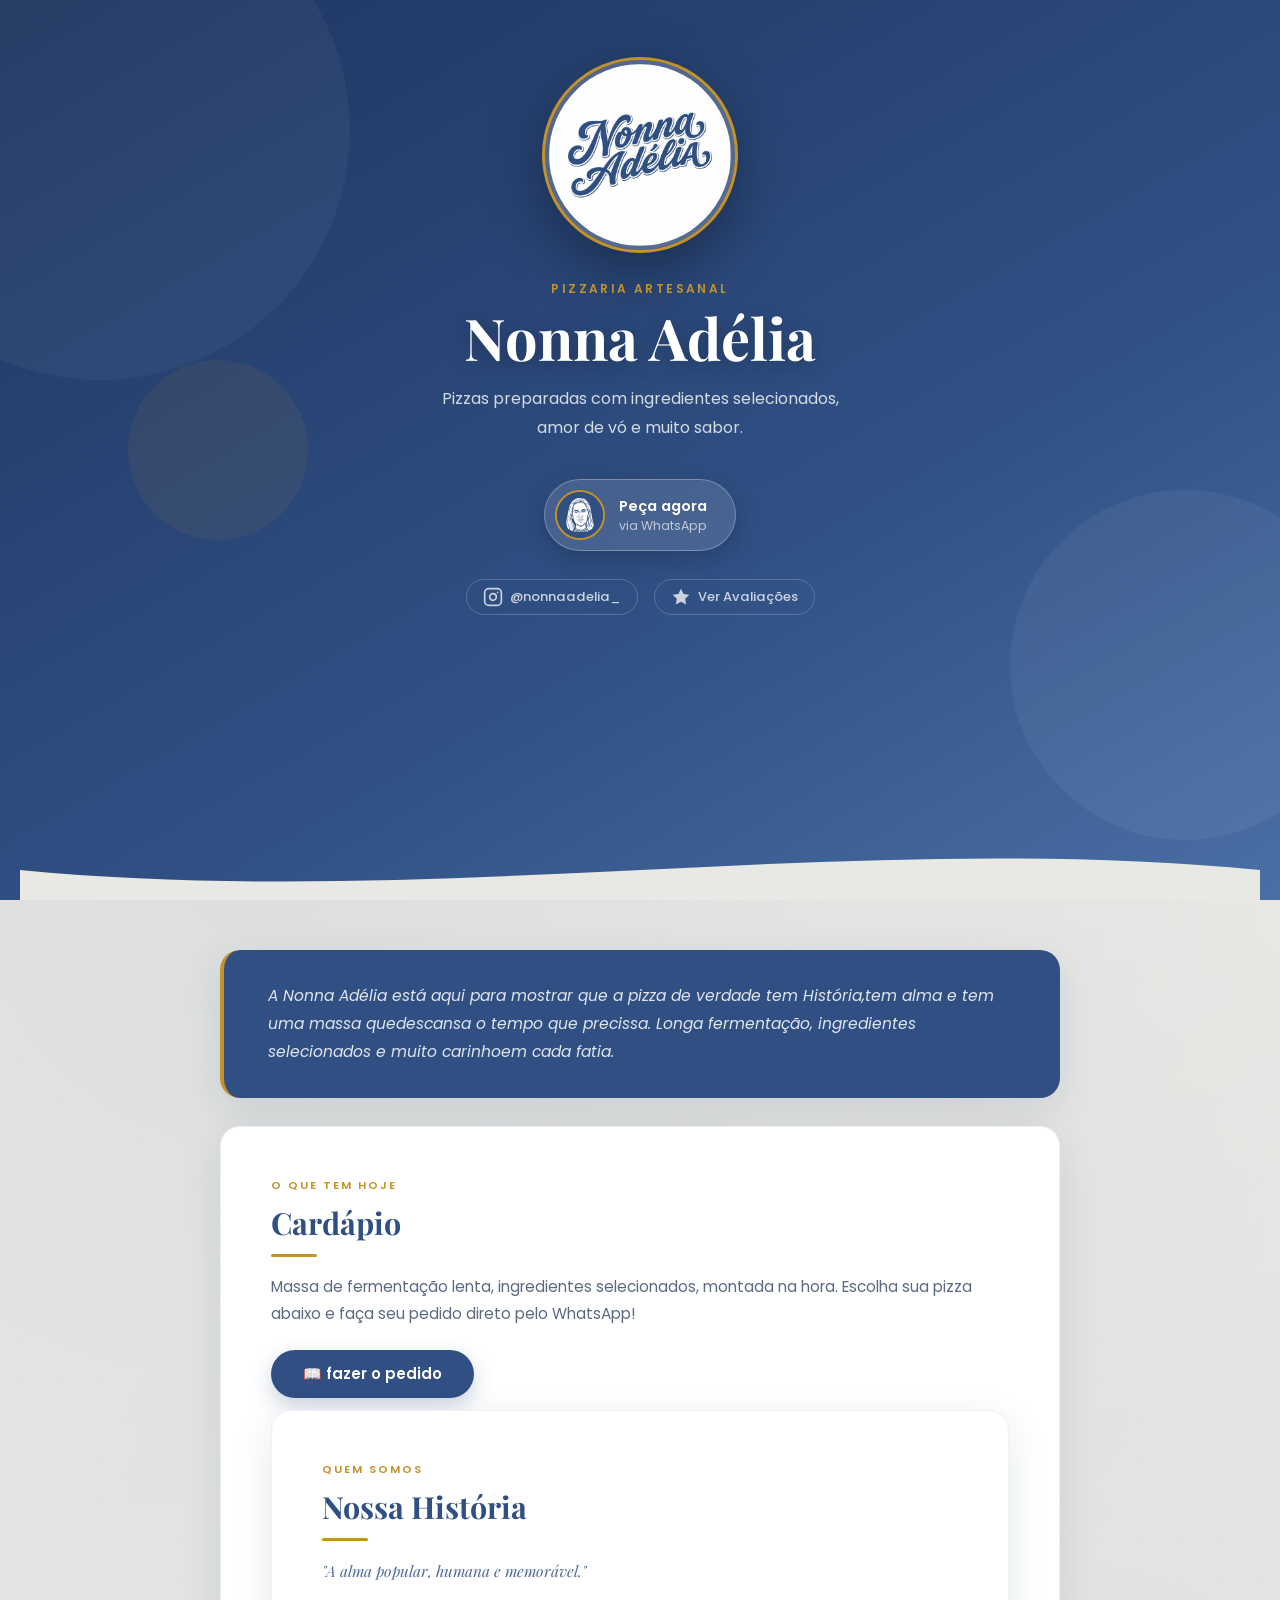
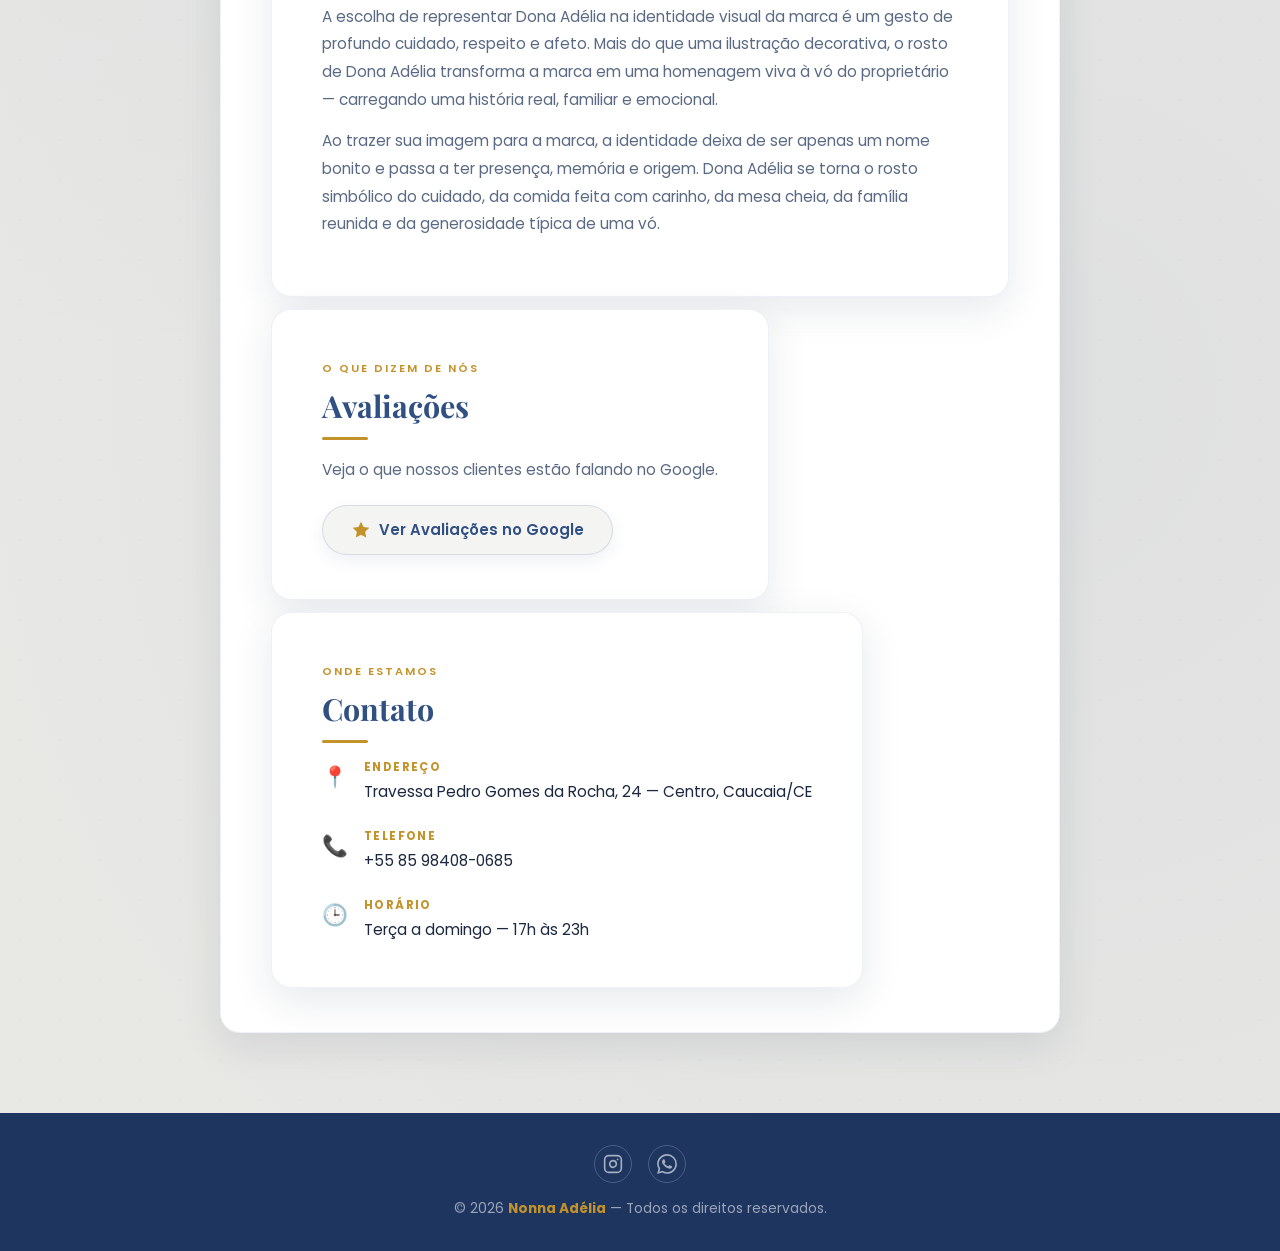
<file: index.html>
<!DOCTYPE html>
<html lang="pt-BR">

<head>
    <meta charset="UTF-8">
    <meta name="viewport" content="width=device-width, initial-scale=1.0">
    <title>Nonna Adélia</title>
    <meta name="description" content="As melhores pizzas artesanais da cidade.">

    <link rel="preconnect" href="https://fonts.googleapis.com">
    <link rel="preconnect" href="https://fonts.gstatic.com" crossorigin>
    <link href="https://fonts.googleapis.com/css2?family=Playfair+Display:ital,wght@0,700;1,400&family=Poppins:wght@300;400;500;600&display=swap" rel="stylesheet">

    <link rel="stylesheet" href="style.css">
</head>

<body>

    <!-- HERO -->
    <header class="hero">

        <!-- Círculos decorativos de fundo -->
        <div class="hero-bg-circle c1"></div>
        <div class="hero-bg-circle c2"></div>
        <div class="hero-bg-circle c3"></div>

        <div class="hero-content">

            <div class="logo-container">
                <img src="assets/logo.jpeg" alt="Logo Nonna Adélia" class="logo">
            </div>

            <p class="hero-eyebrow">Pizzaria Artesanal</p>
            <h1>Nonna Adélia</h1>
            <p class="subtitle">Pizzas preparadas com ingredientes selecionados,<br>amor de vó e muito sabor.</p>

            <div class="hero-actions">
                <a href="https://api.whatsapp.com/send/?phone=5585984080685&text&type=phone_number&app_absent=0" class="btn-whatsapp-round" target="_blank" aria-label="Falar pelo WhatsApp">
                    <img src="assets/nonna.jpeg" alt="Atendimento WhatsApp" class="wpp-thumb">
                    <span class="wpp-label">Peça agora<br><small>via WhatsApp</small></span>
                </a>
            </div>

            <!-- Links sociais no hero -->
            <div class="hero-social">
                <a href="https://www.instagram.com/nonnaadelia_?igsh=MWhzN2Z5dm91c2t2NA%3D%3D&utm_source=qr" target="_blank" class="social-link" aria-label="Instagram">
                    <svg xmlns="http://www.w3.org/2000/svg" width="20" height="20" viewBox="0 0 24 24" fill="none" stroke="currentColor" stroke-width="2" stroke-linecap="round" stroke-linejoin="round">
                        <rect x="2" y="2" width="20" height="20" rx="5" ry="5"/><path d="M16 11.37A4 4 0 1 1 12.63 8 4 4 0 0 1 16 11.37z"/><line x1="17.5" y1="6.5" x2="17.51" y2="6.5"/>
                    </svg> @nonnaadelia_
                </a>
                <a href="https://share.google/j3zHhznZemRpK42bm" target="_blank" class="social-link" aria-label="Avaliações Google">
                    <svg xmlns="http://www.w3.org/2000/svg" width="20" height="20" viewBox="0 0 24 24" fill="currentColor">
                        <path d="M12 2l3.09 6.26L22 9.27l-5 4.87 1.18 6.88L12 17.77l-6.18 3.25L7 14.14 2 9.27l6.91-1.01L12 2z"/>
                    </svg> Ver Avaliações
                </a>
            </div>

        </div>

        <div class="hero-divider">
            <svg viewBox="0 0 1440 70" xmlns="http://www.w3.org/2000/svg" preserveAspectRatio="none">
                <path d="M0,40 C480,80 960,0 1440,40 L1440,70 L0,70 Z" fill="#e8e8e5"/>
            </svg>
        </div>
    </header>

    <main class="container">

        <!-- TEXTO INTRO -->
        <section class="intro-text">
            <p>
                A Nonna Adélia está aqui para mostrar que a pizza de verdade tem História,tem alma e tem uma massa quedescansa o tempo que precissa. Longa fermentação, ingredientes selecionados e muito carinhoem cada fatia.
            </p>
        </section>

        <!-- CARDÁPIO + PEDIDO -->
        <section class="card section" id="cardapio">
            <span class="section-label">O que tem hoje</span>
            <h2>Cardápio</h2>
            <p>Massa de fermentação lenta, ingredientes selecionados, montada na hora. Escolha sua pizza abaixo e faça seu pedido direto pelo WhatsApp!</p>

            <div class="menu-actions">
                <a href="cardapio.html" target="_blank" class="btn-primary">
                    📖 fazer o pedido
                </a>
                <script src="script.js"></script>

                <!-- NOSSA HISTÓRIA -->
                <section class="card section history-card" id="historia">
                    <span class="section-label">Quem somos</span>
                    <h2>Nossa História</h2>
                    <p class="history-intro"><em>"A alma popular, humana e memorável."</em></p>
                    <p>A escolha de representar Dona Adélia na identidade visual da marca é um gesto de profundo cuidado, respeito e afeto. Mais do que uma ilustração decorativa, o rosto de Dona Adélia transforma a marca em uma homenagem viva à vó do proprietário
                        — carregando uma história real, familiar e emocional.</p>
                    <p>Ao trazer sua imagem para a marca, a identidade deixa de ser apenas um nome bonito e passa a ter presença, memória e origem. Dona Adélia se torna o rosto simbólico do cuidado, da comida feita com carinho, da mesa cheia, da família
                        reunida e da generosidade típica de uma vó.</p>
                </section>

                <!-- AVALIAÇÕES GOOGLE -->
                <section class="card section" id="avaliacoes">
                    <span class="section-label">O que dizem de nós</span>
                    <h2>Avaliações</h2>
                    <p>Veja o que nossos clientes estão falando no Google.</p>
                    <a href="https://share.google/j3zHhznZemRpK42bm" target="_blank" class="btn-google">
                        <svg xmlns="http://www.w3.org/2000/svg" width="20" height="20" viewBox="0 0 24 24" fill="currentColor">
                    <path d="M12 2l3.09 6.26L22 9.27l-5 4.87 1.18 6.88L12 17.77l-6.18 3.25L7 14.14 2 9.27l6.91-1.01L12 2z"/>
                </svg> Ver Avaliações no Google
                    </a>
                </section>

                <!-- CONTATO -->
                <section class="card section" id="contato">
                    <span class="section-label">Onde estamos</span>
                    <h2>Contato</h2>

                    <ul class="contact-info">
                        <li>
                            <span class="contact-icon">📍</span>
                            <div>
                                <strong>Endereço</strong>
                                <p>Travessa Pedro Gomes da Rocha, 24 — Centro, Caucaia/CE</p>
                            </div>
                        </li>
                        <li>
                            <span class="contact-icon">📞</span>
                            <div>
                                <strong>Telefone</strong>
                                <p>+55 85 98408-0685</p>
                            </div>
                        </li>
                        <li>
                            <span class="contact-icon">🕒</span>
                            <div>
                                <strong>Horário</strong>
                                <p>Terça a domingo — 17h às 23h</p>
                            </div>
                        </li>
                    </ul>
                </section>

    </main>

    <!-- RODAPÉ -->
    <footer>
        <div class="footer-social">
            <a href="https://www.instagram.com/nonnaadelia_?igsh=MWhzN2Z5dm91c2t2NA%3D%3D&utm_source=qr" target="_blank" aria-label="Instagram">
                <svg xmlns="http://www.w3.org/2000/svg" width="20" height="20" viewBox="0 0 24 24" fill="none" stroke="currentColor" stroke-width="2" stroke-linecap="round" stroke-linejoin="round">
                    <rect x="2" y="2" width="20" height="20" rx="5" ry="5"/><path d="M16 11.37A4 4 0 1 1 12.63 8 4 4 0 0 1 16 11.37z"/><line x1="17.5" y1="6.5" x2="17.51" y2="6.5"/>
                </svg>
            </a>
            <a href="https://api.whatsapp.com/send/?phone=5585984080685" target="_blank" aria-label="WhatsApp">
                <svg xmlns="http://www.w3.org/2000/svg" width="20" height="20" viewBox="0 0 24 24" fill="currentColor">
                    <path d="M17.472 14.382c-.297-.149-1.758-.867-2.03-.967-.273-.099-.471-.148-.67.15-.197.297-.767.966-.94 1.164-.173.199-.347.223-.644.075-.297-.15-1.255-.463-2.39-1.475-.883-.788-1.48-1.761-1.653-2.059-.173-.297-.018-.458.13-.606.134-.133.298-.347.446-.52.149-.174.198-.298.298-.497.099-.198.05-.371-.025-.52-.075-.149-.669-1.612-.916-2.207-.242-.579-.487-.5-.669-.51-.173-.008-.371-.01-.57-.01-.198 0-.52.074-.792.372-.272.297-1.04 1.016-1.04 2.479 0 1.462 1.065 2.875 1.213 3.074.149.198 2.096 3.2 5.077 4.487.709.306 1.262.489 1.694.625.712.227 1.36.195 1.871.118.571-.085 1.758-.719 2.006-1.413.248-.694.248-1.289.173-1.413-.074-.124-.272-.198-.57-.347m-5.421 7.403h-.004a9.87 9.87 0 01-5.031-1.378l-.361-.214-3.741.982.998-3.648-.235-.374a9.86 9.86 0 01-1.51-5.26c.001-5.45 4.436-9.884 9.888-9.884 2.64 0 5.122 1.03 6.988 2.898a9.825 9.825 0 012.893 6.994c-.003 5.45-4.437 9.884-9.885 9.884m8.413-18.297A11.815 11.815 0 0012.05 0C5.495 0 .16 5.335.157 11.892c0 2.096.547 4.142 1.588 5.945L.057 24l6.305-1.654a11.882 11.882 0 005.683 1.448h.005c6.554 0 11.89-5.335 11.893-11.893a11.821 11.821 0 00-3.48-8.413Z"/>
                </svg>
            </a>
        </div>
        <p>© 2026 <strong>Nonna Adélia</strong> — Todos os direitos reservados.</p>
    </footer>

</body>

</html>
</file>
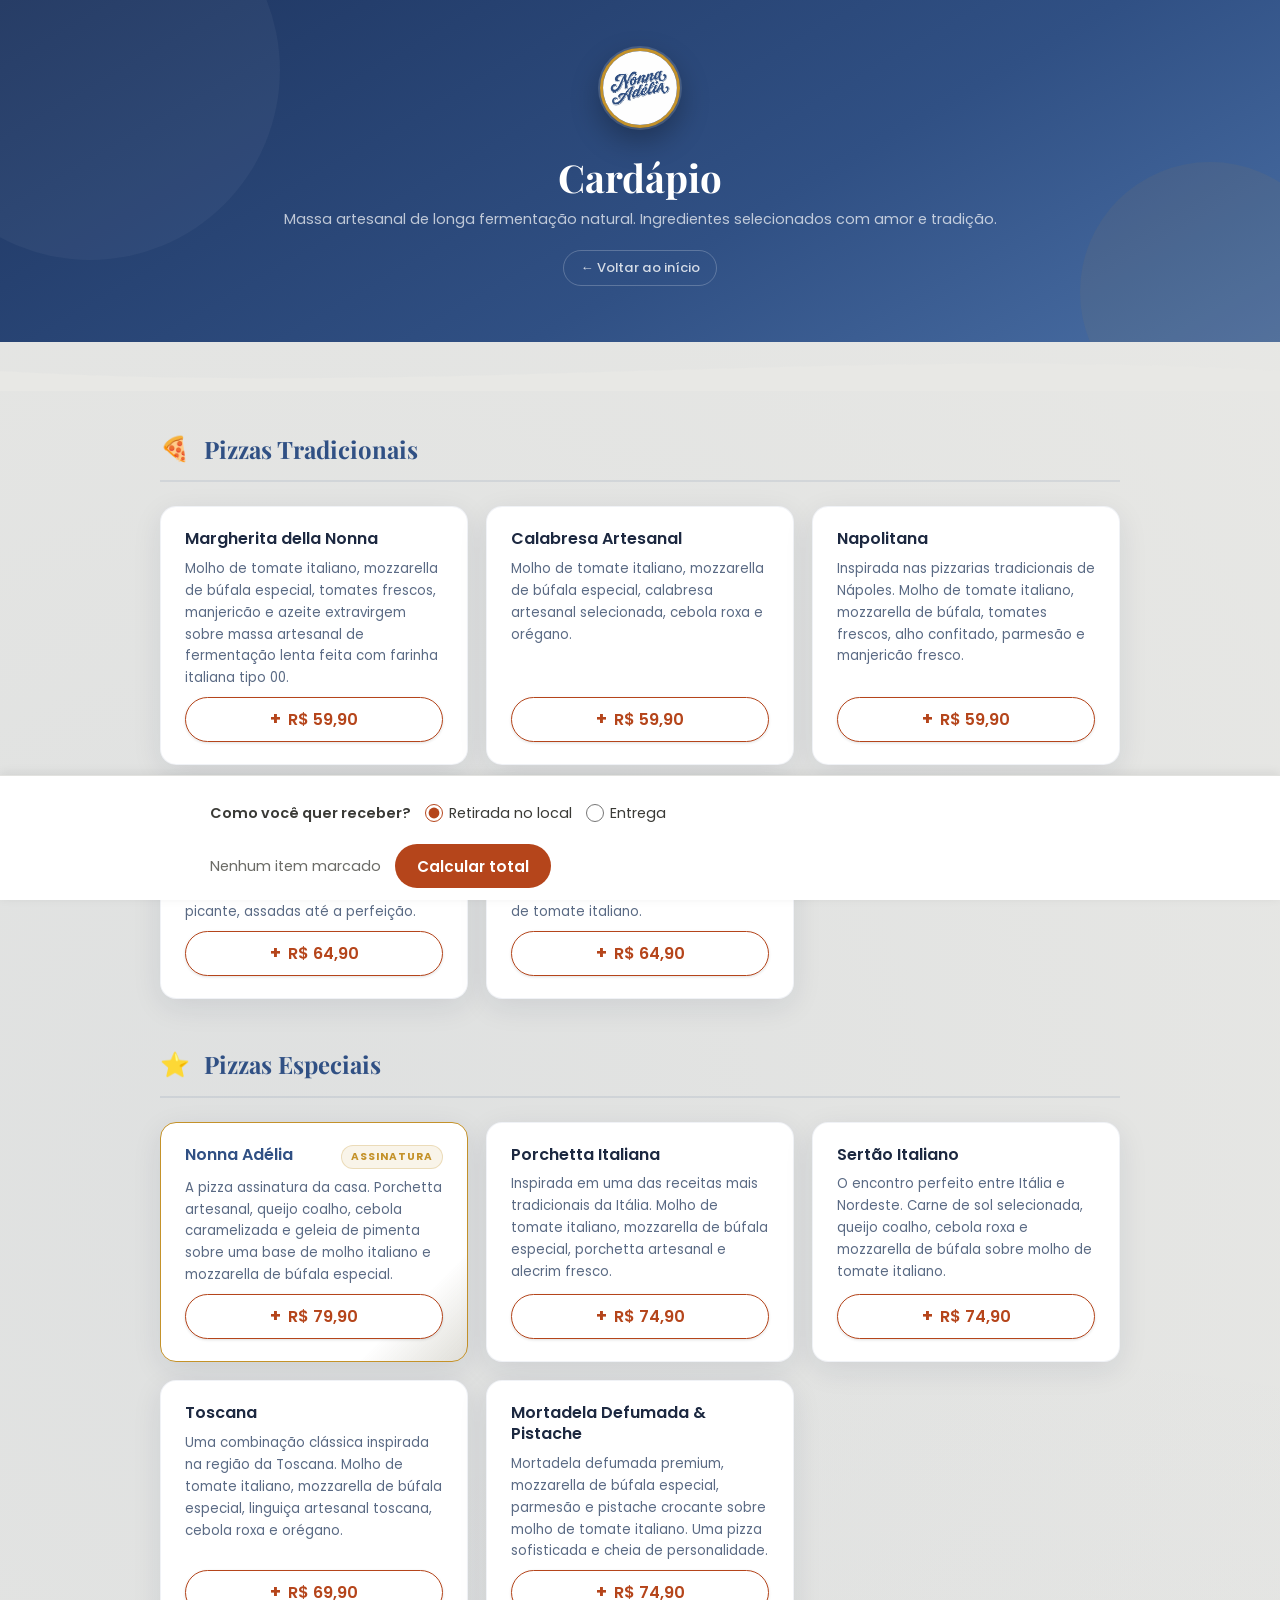
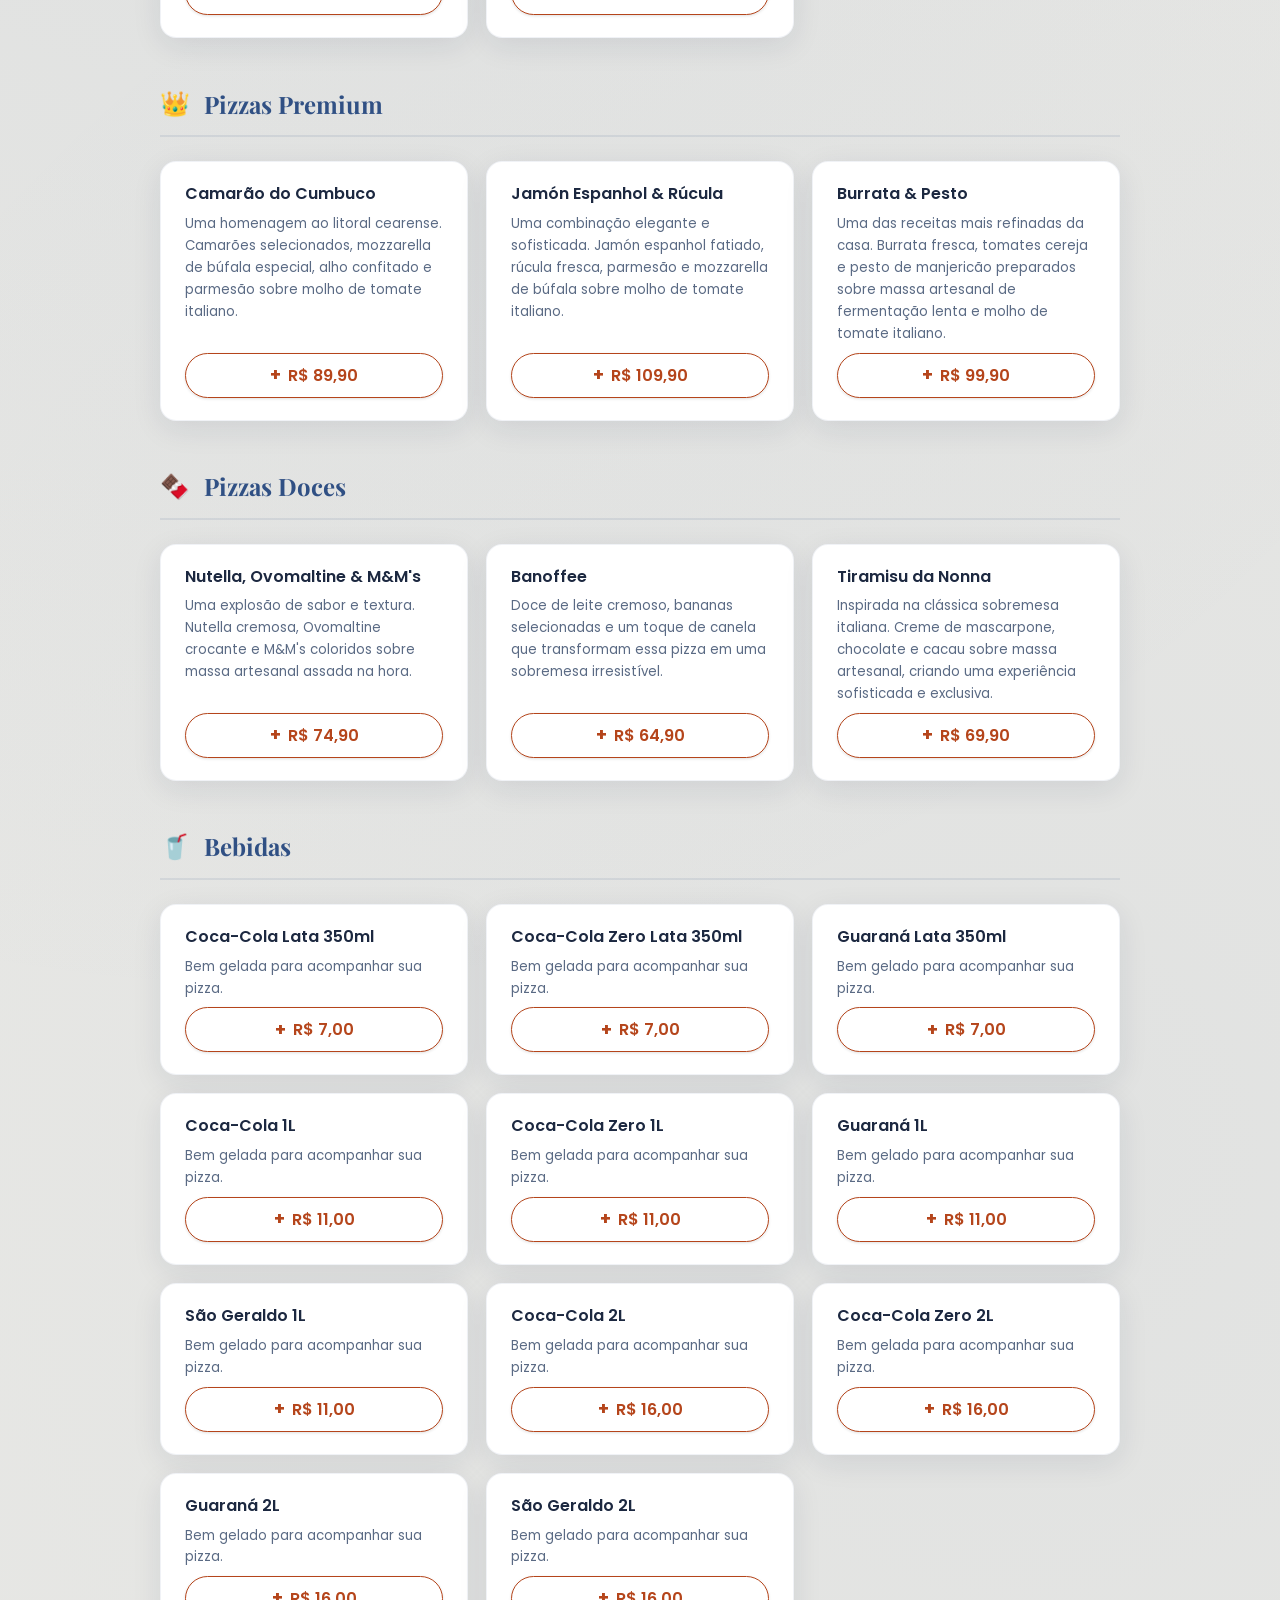
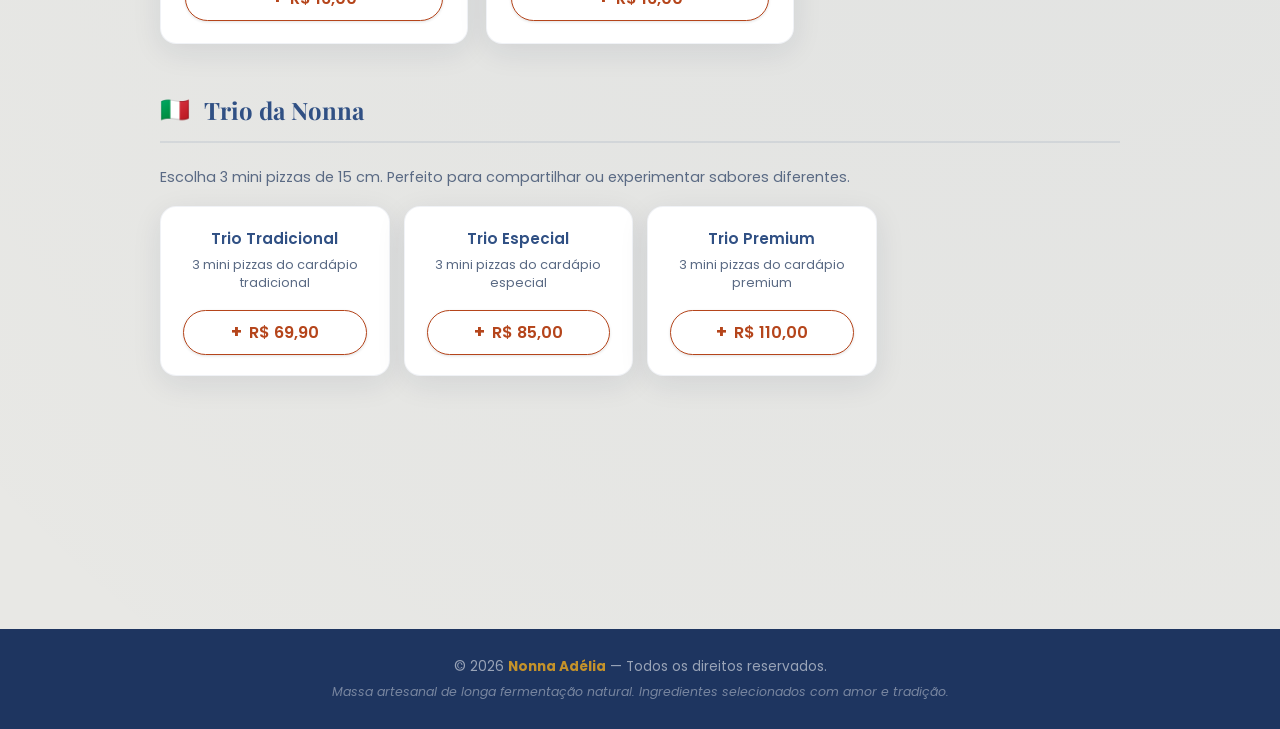
<file: cardapio.html>
<!DOCTYPE html>
<html lang="pt-BR">

<head>
    <meta charset="UTF-8">
    <meta name="viewport" content="width=device-width, initial-scale=1.0">
    <title>Cardápio — Nonna Adélia</title>
    <meta name="description" content="Cardápio completo da Nonna Adélia Pizzaria Artesanal.">

    <link rel="preconnect" href="https://fonts.googleapis.com">
    <link rel="preconnect" href="https://fonts.gstatic.com" crossorigin>
    <link href="https://fonts.googleapis.com/css2?family=Playfair+Display:ital,wght@0,700;1,400&family=Poppins:wght@300;400;500;600&display=swap" rel="stylesheet">
    <link rel="stylesheet" href="cardapio.css">
</head>

<body>

    <header class="menu-header">
        <img src="assets/logo.jpeg" alt="Logo Nonna Adélia" class="menu-header-logo">
        <h1>Cardápio</h1>
        <p>Massa artesanal de longa fermentação natural. Ingredientes selecionados com amor e tradição.</p>
        <a href="index.html" class="btn-back">
            ← Voltar ao início
        </a>
    </header>

    <div class="header-divider">
        <svg viewBox="0 0 1440 50" xmlns="http://www.w3.org/2000/svg" preserveAspectRatio="none">
            <path d="M0,30 C480,55 960,5 1440,30 L1440,50 L0,50 Z" fill="#e8e8e5"/>
        </svg>
    </div>

    <main class="container">

        <!-- TRADICIONAIS -->
        <div class="category">
            <div class="category-header">
                <span class="category-icon">🍕</span>
                <h2 class="category-title">Pizzas Tradicionais</h2>
            </div>
            <div class="pizza-list">

                <div class="pizza-item">
                    <div class="pizza-item-top">
                        <span class="pizza-item-name">Margherita della Nonna</span>
                    </div>
                    <p class="pizza-item-desc">Molho de tomate italiano, mozzarella de búfala especial, tomates frescos, manjericão e azeite extravirgem sobre massa artesanal de fermentação lenta feita com farinha italiana tipo 00.</p>
                    <button type="button" class="pizza-item-price" aria-pressed="false" data-price="59.90" onclick="toggleMarcar(this)">R$ 59,90</button>
                </div>

                <div class="pizza-item">
                    <div class="pizza-item-top">
                        <span class="pizza-item-name">Calabresa Artesanal</span>
                    </div>
                    <p class="pizza-item-desc">Molho de tomate italiano, mozzarella de búfala especial, calabresa artesanal selecionada, cebola roxa e orégano.</p>
                    <button type="button" class="pizza-item-price" aria-pressed="false" data-price="59.90" onclick="toggleMarcar(this)">R$ 59,90</button>
                </div>

                <div class="pizza-item">
                    <div class="pizza-item-top">
                        <span class="pizza-item-name">Napolitana</span>
                    </div>
                    <p class="pizza-item-desc">Inspirada nas pizzarias tradicionais de Nápoles. Molho de tomate italiano, mozzarella de búfala, tomates frescos, alho confitado, parmesão e manjericão fresco.</p>
                    <button type="button" class="pizza-item-price" aria-pressed="false" data-price="59.90" onclick="toggleMarcar(this)">R$ 59,90</button>
                </div>

                <div class="pizza-item">
                    <div class="pizza-item-top">
                        <span class="pizza-item-name">Pepperoni</span>
                    </div>
                    <p class="pizza-item-desc">Molho de tomate italiano, mozzarella de búfala especial e generosas fatias de pepperoni levemente picante, assadas até a perfeição.</p>
                    <button type="button" class="pizza-item-price" aria-pressed="false" data-price="64.90" onclick="toggleMarcar(this)">R$ 64,90</button>
                </div>

                <div class="pizza-item">
                    <div class="pizza-item-top">
                        <span class="pizza-item-name">Quatro Queijos</span>
                    </div>
                    <p class="pizza-item-desc">Uma combinação cremosa e intensa de mozzarella de búfala, provolone, parmesão e gorgonzola sobre molho de tomate italiano.</p>
                    <button type="button" class="pizza-item-price" aria-pressed="false" data-price="64.90" onclick="toggleMarcar(this)">R$ 64,90</button>
                </div>

            </div>
        </div>

        <!-- ESPECIAIS -->
        <div class="category">
            <div class="category-header">
                <span class="category-icon">⭐</span>
                <h2 class="category-title">Pizzas Especiais</h2>
            </div>
            <div class="pizza-list">

                <div class="pizza-item destaque">
                    <div class="pizza-item-top">
                        <span class="pizza-item-name">Nonna Adélia</span>
                        <span class="pizza-item-badge">Assinatura</span>
                    </div>
                    <p class="pizza-item-desc">A pizza assinatura da casa. Porchetta artesanal, queijo coalho, cebola caramelizada e geleia de pimenta sobre uma base de molho italiano e mozzarella de búfala especial.</p>
                    <button type="button" class="pizza-item-price" aria-pressed="false" data-price="79.90" onclick="toggleMarcar(this)">R$ 79,90</button>
                </div>

                <div class="pizza-item">
                    <div class="pizza-item-top">
                        <span class="pizza-item-name">Porchetta Italiana</span>
                    </div>
                    <p class="pizza-item-desc">Inspirada em uma das receitas mais tradicionais da Itália. Molho de tomate italiano, mozzarella de búfala especial, porchetta artesanal e alecrim fresco.</p>
                    <button type="button" class="pizza-item-price" aria-pressed="false" data-price="74.90" onclick="toggleMarcar(this)">R$ 74,90</button>
                </div>

                <div class="pizza-item">
                    <div class="pizza-item-top">
                        <span class="pizza-item-name">Sertão Italiano</span>
                    </div>
                    <p class="pizza-item-desc">O encontro perfeito entre Itália e Nordeste. Carne de sol selecionada, queijo coalho, cebola roxa e mozzarella de búfala sobre molho de tomate italiano.</p>
                    <button type="button" class="pizza-item-price" aria-pressed="false" data-price="74.90" onclick="toggleMarcar(this)">R$ 74,90</button>
                </div>

                <div class="pizza-item">
                    <div class="pizza-item-top">
                        <span class="pizza-item-name">Toscana</span>
                    </div>
                    <p class="pizza-item-desc">Uma combinação clássica inspirada na região da Toscana. Molho de tomate italiano, mozzarella de búfala especial, linguiça artesanal toscana, cebola roxa e orégano.</p>
                    <button type="button" class="pizza-item-price" aria-pressed="false" data-price="69.90" onclick="toggleMarcar(this)">R$ 69,90</button>
                </div>

                <div class="pizza-item">
                    <div class="pizza-item-top">
                        <span class="pizza-item-name">Mortadela Defumada & Pistache</span>
                    </div>
                    <p class="pizza-item-desc">Mortadela defumada premium, mozzarella de búfala especial, parmesão e pistache crocante sobre molho de tomate italiano. Uma pizza sofisticada e cheia de personalidade.</p>
                    <button type="button" class="pizza-item-price" aria-pressed="false" data-price="74.90" onclick="toggleMarcar(this)">R$ 74,90</button>
                </div>

            </div>
        </div>

        <!-- PREMIUM -->
        <div class="category">
            <div class="category-header">
                <span class="category-icon">👑</span>
                <h2 class="category-title">Pizzas Premium</h2>
            </div>
            <div class="pizza-list">

                <div class="pizza-item">
                    <div class="pizza-item-top">
                        <span class="pizza-item-name">Camarão do Cumbuco</span>
                    </div>
                    <p class="pizza-item-desc">Uma homenagem ao litoral cearense. Camarões selecionados, mozzarella de búfala especial, alho confitado e parmesão sobre molho de tomate italiano.</p>
                    <button type="button" class="pizza-item-price" aria-pressed="false" data-price="89.90" onclick="toggleMarcar(this)">R$ 89,90</button>
                </div>

                <div class="pizza-item">
                    <div class="pizza-item-top">
                        <span class="pizza-item-name">Jamón Espanhol & Rúcula</span>
                    </div>
                    <p class="pizza-item-desc">Uma combinação elegante e sofisticada. Jamón espanhol fatiado, rúcula fresca, parmesão e mozzarella de búfala sobre molho de tomate italiano.</p>
                    <button type="button" class="pizza-item-price" aria-pressed="false" data-price="109.90" onclick="toggleMarcar(this)">R$ 109,90</button>
                </div>

                <div class="pizza-item">
                    <div class="pizza-item-top">
                        <span class="pizza-item-name">Burrata & Pesto</span>
                    </div>
                    <p class="pizza-item-desc">Uma das receitas mais refinadas da casa. Burrata fresca, tomates cereja e pesto de manjericão preparados sobre massa artesanal de fermentação lenta e molho de tomate italiano.</p>
                    <button type="button" class="pizza-item-price" aria-pressed="false" data-price="99.90" onclick="toggleMarcar(this)">R$ 99,90</button>
                </div>

            </div>
        </div>

        <!-- DOCES -->
        <div class="category">
            <div class="category-header">
                <span class="category-icon">🍫</span>
                <h2 class="category-title">Pizzas Doces</h2>
            </div>
            <div class="pizza-list">

                <div class="pizza-item">
                    <div class="pizza-item-top">
                        <span class="pizza-item-name">Nutella, Ovomaltine & M&M's</span>
                    </div>
                    <p class="pizza-item-desc">Uma explosão de sabor e textura. Nutella cremosa, Ovomaltine crocante e M&M's coloridos sobre massa artesanal assada na hora.</p>
                    <button type="button" class="pizza-item-price" aria-pressed="false" data-price="74.90" onclick="toggleMarcar(this)">R$ 74,90</button>
                </div>

                <div class="pizza-item">
                    <div class="pizza-item-top">
                        <span class="pizza-item-name">Banoffee</span>
                    </div>
                    <p class="pizza-item-desc">Doce de leite cremoso, bananas selecionadas e um toque de canela que transformam essa pizza em uma sobremesa irresistível.</p>
                    <button type="button" class="pizza-item-price" aria-pressed="false" data-price="64.90" onclick="toggleMarcar(this)">R$ 64,90</button>
                </div>

                <div class="pizza-item">
                    <div class="pizza-item-top">
                        <span class="pizza-item-name">Tiramisu da Nonna</span>
                    </div>
                    <p class="pizza-item-desc">Inspirada na clássica sobremesa italiana. Creme de mascarpone, chocolate e cacau sobre massa artesanal, criando uma experiência sofisticada e exclusiva.</p>
                    <button type="button" class="pizza-item-price" aria-pressed="false" data-price="69.90" onclick="toggleMarcar(this)">R$ 69,90</button>
                </div>

            </div>
        </div>

        <!-- BEBIDAS -->
        <div class="category">
            <div class="category-header">
                <span class="category-icon">🥤</span>
                <h2 class="category-title">Bebidas</h2>
            </div>
            <div class="pizza-list">

                <div class="pizza-item">
                    <div class="pizza-item-top">
                        <span class="pizza-item-name">Coca-Cola Lata 350ml</span>
                    </div>
                    <p class="pizza-item-desc">Bem gelada para acompanhar sua pizza.</p>
                    <button type="button" class="pizza-item-price" data-price="7.00" aria-pressed="false" onclick="toggleMarcar(this)">R$ 7,00</button>
                </div>

                <div class="pizza-item">
                    <div class="pizza-item-top">
                        <span class="pizza-item-name">Coca-Cola Zero Lata 350ml</span>
                    </div>
                    <p class="pizza-item-desc">Bem gelada para acompanhar sua pizza.</p>
                    <button type="button" class="pizza-item-price" data-price="7.00" aria-pressed="false" onclick="toggleMarcar(this)">R$ 7,00</button>
                </div>

                <div class="pizza-item">
                    <div class="pizza-item-top">
                        <span class="pizza-item-name">Guaraná Lata 350ml</span>
                    </div>
                    <p class="pizza-item-desc">Bem gelado para acompanhar sua pizza.</p>
                    <button type="button" class="pizza-item-price" data-price="7.00" aria-pressed="false" onclick="toggleMarcar(this)">R$ 7,00</button>
                </div>

                <div class="pizza-item">
                    <div class="pizza-item-top">
                        <span class="pizza-item-name">Coca-Cola 1L</span>
                    </div>
                    <p class="pizza-item-desc">Bem gelada para acompanhar sua pizza.</p>
                    <button type="button" class="pizza-item-price" data-price="11.00" aria-pressed="false" onclick="toggleMarcar(this)">R$ 11,00</button>
                </div>

                <div class="pizza-item">
                    <div class="pizza-item-top">
                        <span class="pizza-item-name">Coca-Cola Zero 1L</span>
                    </div>
                    <p class="pizza-item-desc">Bem gelada para acompanhar sua pizza.</p>
                    <button type="button" class="pizza-item-price" data-price="11.00" aria-pressed="false" onclick="toggleMarcar(this)">R$ 11,00</button>
                </div>

                <div class="pizza-item">
                    <div class="pizza-item-top">
                        <span class="pizza-item-name">Guaraná 1L</span>
                    </div>
                    <p class="pizza-item-desc">Bem gelado para acompanhar sua pizza.</p>
                    <button type="button" class="pizza-item-price" data-price="11.00" aria-pressed="false" onclick="toggleMarcar(this)">R$ 11,00</button>
                </div>

                <div class="pizza-item">
                    <div class="pizza-item-top">
                        <span class="pizza-item-name">São Geraldo 1L</span>
                    </div>
                    <p class="pizza-item-desc">Bem gelado para acompanhar sua pizza.</p>
                    <button type="button" class="pizza-item-price" data-price="11.00" aria-pressed="false" onclick="toggleMarcar(this)">R$ 11,00</button>
                </div>

                <div class="pizza-item">
                    <div class="pizza-item-top">
                        <span class="pizza-item-name">Coca-Cola 2L</span>
                    </div>
                    <p class="pizza-item-desc">Bem gelada para acompanhar sua pizza.</p>
                    <button type="button" class="pizza-item-price" data-price="16.00" aria-pressed="false" onclick="toggleMarcar(this)">R$ 16,00</button>
                </div>

                <div class="pizza-item">
                    <div class="pizza-item-top">
                        <span class="pizza-item-name">Coca-Cola Zero 2L</span>
                    </div>
                    <p class="pizza-item-desc">Bem gelada para acompanhar sua pizza.</p>
                    <button type="button" class="pizza-item-price" data-price="16.00" aria-pressed="false" onclick="toggleMarcar(this)">R$ 16,00</button>
                </div>

                <div class="pizza-item">
                    <div class="pizza-item-top">
                        <span class="pizza-item-name">Guaraná 2L</span>
                    </div>
                    <p class="pizza-item-desc">Bem gelado para acompanhar sua pizza.</p>
                    <button type="button" class="pizza-item-price" data-price="16.00" aria-pressed="false" onclick="toggleMarcar(this)">R$ 16,00</button>
                </div>

                <div class="pizza-item">
                    <div class="pizza-item-top">
                        <span class="pizza-item-name">São Geraldo 2L</span>
                    </div>
                    <p class="pizza-item-desc">Bem gelado para acompanhar sua pizza.</p>
                    <button type="button" class="pizza-item-price" data-price="16.00" aria-pressed="false" onclick="toggleMarcar(this)">R$ 16,00</button>
                </div>

            </div>
        </div>

        <!-- TRIO DA NONNA -->
        <div class="category">
            <div class="category-header">
                <span class="category-icon">🇮🇹</span>
                <h2 class="category-title">Trio da Nonna</h2>
            </div>
            <p style="font-size:.9rem; color:var(--muted); margin-bottom:18px;">Escolha 3 mini pizzas de 15 cm. Perfeito para compartilhar ou experimentar sabores diferentes.</p>
            <div class="trio-grid">

                <div class="trio-item">
                    <div class="trio-item-name">Trio Tradicional</div>
                    <div class="trio-item-desc">3 mini pizzas do cardápio tradicional</div>
                    <button type="button" class="trio-item-price" aria-pressed="false" data-price="69.90" onclick="toggleMarcar(this)">R$ 69,90</button>
                </div>

                <div class="trio-item">
                    <div class="trio-item-name">Trio Especial</div>
                    <div class="trio-item-desc">3 mini pizzas do cardápio especial</div>
                    <button type="button" class="trio-item-price" aria-pressed="false" data-price="85.00" onclick="toggleMarcar(this)">R$ 85,00</button>
                </div>

                <div class="trio-item">
                    <div class="trio-item-name">Trio Premium</div>
                    <div class="trio-item-desc">3 mini pizzas do cardápio premium</div>
                    <button type="button" class="trio-item-price" aria-pressed="false" data-price="110.00" onclick="toggleMarcar(this)">R$ 110,00</button>
                </div>

            </div>
        </div>

    </main>

    <div class="total-bar" id="totalBar">
        <div class="total-bar-inner">

            <div class="entrega-block">
                <span class="entrega-label">Como você quer receber?</span>
                <label class="entrega-option">
                    <input type="radio" name="entrega" value="retirada" checked onchange="onEntregaChange()">
                    Retirada no local
                </label>
                <label class="entrega-option">
                    <input type="radio" name="entrega" value="entrega" onchange="onEntregaChange()">
                    Entrega
                </label>
            </div>

            <div class="endereco-block" id="enderecoBlock" style="display:none;">
                <div class="cep-row">
                    <input type="text" id="cepInput" class="cep-input" placeholder="Digite seu CEP" maxlength="9" oninput="mascaraCep(this)">
                    <button type="button" class="btn-frete" onclick="buscarCep()">Calcular frete</button>
                </div>
                <span id="cepLoading" class="cep-loading" style="display:none;">Calculando frete...</span>
                <span id="cepErro" class="cep-erro" style="display:none;"></span>
                <div id="freteInfo" class="frete-info" style="display:none;">
                    <p id="cepEndereco" class="frete-endereco"></p>
                    <p class="frete-dados">
                        <span id="freteDistancia"></span> · <span id="freteTempo"></span> de entrega · Taxa: <span id="freteValor"></span>
                    </p>
                </div>
            </div>

            <div id="orderSummary" class="order-summary" style="display:none;">
                <ul class="order-items-list" id="orderItemsList"></ul>
                <div class="order-summary-row">
                    <span>Subtotal</span>
                    <span id="sumSubtotal"></span>
                </div>
                <div class="order-summary-row" id="sumFreteRow" style="display:none;">
                    <span>Frete</span>
                    <span id="sumFrete"></span>
                </div>
                <div class="order-summary-row order-summary-total">
                    <span>Total</span>
                    <span id="sumTotal"></span>
                </div>
            </div>

            <div class="total-bar-actions">
                <span class="total-bar-info" id="totalInfo">Nenhum item marcado</span>
                <button type="button" class="btn-calcular" id="btnCalcular" onclick="calcularTotal()">Calcular total</button>
                <span class="total-bar-valor" id="totalValor"></span>
                <a href="https://link.mercadopago.com.br/nonnadeliapizza" target="_blank" rel="noopener noreferrer" class="btn-pagar" id="btnPagar" style="display:none;" onclick="return pagarComPix(event)">
                    Pagar agora
                </a>
            </div>
        </div>
    </div>

    <footer class="menu-footer">
        <p>© 2026 <strong>Nonna Adélia</strong> — Todos os direitos reservados.</p>
        <p class="menu-footer-note">Massa artesanal de longa fermentação natural. Ingredientes selecionados com amor e tradição.</p>
    </footer>

    <script src="cardapio.js"></script>

</body>

</html>
</file>
<file: style.css>
/* ===========================
   NONNA ADÉLIA — style.css
   =========================== */

:root {
    --blue:    #305084;
    --blue-dk: #1e3560;
    --blue-lt: #4a6fa5;
    --cream:   #e8e8e5;
    --cream-lt:#f4f4f2;
    --white:   #ffffff;
    --text:    #1c2840;
    --muted:   #5a6a84;
    --gold:    #c4922a;
    --shadow:  0 12px 40px rgba(20,35,70,.10);
    --radius:  20px;
}

* { margin: 0; padding: 0; box-sizing: border-box; }
html { scroll-behavior: smooth; }

body {
    font-family: 'Poppins', sans-serif;
    background: var(--cream);
    color: var(--text);
}

h1, h2 {
    font-family: 'Playfair Display', serif;
}


/* ===========================
   HERO
   =========================== */

.hero {
    position: relative;
    min-height: 100vh;
    display: flex;
    flex-direction: column;
    justify-content: center;
    align-items: center;
    text-align: center;
    padding: 60px 20px 0;
    background: linear-gradient(150deg, var(--blue-dk) 0%, var(--blue) 60%, var(--blue-lt) 100%);
    color: var(--white);
    overflow: hidden;
}

/* Círculos decorativos de fundo */
.hero-bg-circle {
    position: absolute;
    border-radius: 50%;
    background: rgba(255,255,255,.04);
    pointer-events: none;
}
.c1 { width: 500px; height: 500px; top: -120px; left: -150px; }
.c2 { width: 350px; height: 350px; bottom: 60px; right: -80px; background: rgba(255,255,255,.05); }
.c3 { width: 180px; height: 180px; top: 40%; left: 10%; background: rgba(196,146,42,.08); }

.hero-content {
    position: relative;
    z-index: 1;
    max-width: 680px;
    width: 100%;
    padding-bottom: 70px;
}

/* LOGO */
.logo-container {
    width: 190px;
    height: 190px;
    margin: 0 auto 30px;
    border-radius: 50%;
    overflow: hidden;
    border: 4px solid rgba(255,255,255,.2);
    box-shadow: 0 0 0 3px var(--gold), 0 20px 60px rgba(0,0,0,.35);
    transition: transform .35s ease, box-shadow .35s ease;
}

.logo-container:hover {
    transform: translateY(-6px) scale(1.04);
    box-shadow: 0 0 0 3px var(--gold), 0 30px 70px rgba(0,0,0,.45);
}

.logo {
    width: 100%;
    height: 100%;
    object-fit: cover;
    display: block;
}

.hero-eyebrow {
    font-size: .75rem;
    font-weight: 600;
    letter-spacing: .2em;
    text-transform: uppercase;
    color: var(--gold);
    margin-bottom: 8px;
}

.hero h1 {
    font-size: 3.6rem;
    font-weight: 700;
    line-height: 1.1;
    margin-bottom: 16px;
    text-shadow: 0 4px 20px rgba(0,0,0,.25);
}

.subtitle {
    font-size: 1rem;
    line-height: 1.8;
    color: rgba(255,255,255,.8);
    margin-bottom: 36px;
}

/* BOTÃO WHATSAPP COM FOTO */
.hero-actions {
    display: flex;
    justify-content: center;
    margin-bottom: 28px;
}

.btn-whatsapp-round {
    display: inline-flex;
    align-items: center;
    gap: 14px;
    text-decoration: none;
    background: rgba(255,255,255,.12);
    border: 1.5px solid rgba(255,255,255,.28);
    backdrop-filter: blur(10px);
    border-radius: 60px;
    padding: 10px 28px 10px 10px;
    color: var(--white);
    font-weight: 600;
    font-size: .95rem;
    transition: background .3s, transform .3s, box-shadow .3s;
    box-shadow: 0 8px 24px rgba(0,0,0,.18);
}

.btn-whatsapp-round:hover {
    background: rgba(255,255,255,.2);
    transform: translateY(-4px);
    box-shadow: 0 16px 40px rgba(0,0,0,.28);
}

.wpp-thumb {
    width: 50px;
    height: 50px;
    border-radius: 50%;
    object-fit: cover;
    border: 2.5px solid var(--gold);
    flex-shrink: 0;
    background: #25D366;
}

.wpp-label { line-height: 1.4; font-size: .92rem; }
.wpp-label small {
    font-weight: 400;
    font-size: .78rem;
    color: rgba(255,255,255,.65);
    display: block;
}

/* LINKS SOCIAIS NO HERO */
.hero-social {
    display: flex;
    justify-content: center;
    gap: 16px;
    flex-wrap: wrap;
}

.social-link {
    display: inline-flex;
    align-items: center;
    gap: 7px;
    color: rgba(255,255,255,.75);
    text-decoration: none;
    font-size: .82rem;
    font-weight: 500;
    border: 1px solid rgba(255,255,255,.2);
    border-radius: 30px;
    padding: 7px 16px;
    transition: color .25s, border-color .25s, background .25s;
}

.social-link:hover {
    color: var(--white);
    border-color: rgba(255,255,255,.5);
    background: rgba(255,255,255,.1);
}

/* DIVISOR WAVE */
.hero-divider {
    width: 100%;
    line-height: 0;
    margin-top: auto;
}

.hero-divider svg {
    display: block;
    width: 100%;
    height: 70px;
}


/* ===========================
   CONTAINER / FUNDO
   =========================== */

.container {
    width: 90%;
    max-width: 840px;
    margin: 0 auto;
    padding: 50px 0 80px;
    display: flex;
    flex-direction: column;
    gap: 28px;
}

/* Fundo da área de conteúdo com padrão sutil */
body {
    background-color: var(--cream);
    background-image:
        radial-gradient(circle at 20% 30%, rgba(48,80,132,.06) 0%, transparent 50%),
        radial-gradient(circle at 80% 70%, rgba(48,80,132,.05) 0%, transparent 50%),
        url("data:image/svg+xml,%3Csvg width='40' height='40' viewBox='0 0 40 40' xmlns='http://www.w3.org/2000/svg'%3E%3Ccircle cx='20' cy='20' r='1' fill='%23305084' fill-opacity='0.04'/%3E%3C/svg%3E");
}


/* ===========================
   INTRO TEXT
   =========================== */

.intro-text {
    background: var(--blue);
    border-radius: var(--radius);
    padding: 32px 44px;
    color: rgba(255,255,255,.85);
    font-size: .97rem;
    line-height: 1.8;
    box-shadow: var(--shadow);
    border-left: 4px solid var(--gold);
    font-style: italic;
    min-height: 60px; /* reserva espaço mesmo vazio */
}

.intro-text p:empty::before {
    content: "← Espaço reservado para o seu texto de apresentação";
    color: rgba(255,255,255,.3);
    font-size: .85rem;
    font-style: normal;
}


/* ===========================
   CARDS
   =========================== */

.card {
    background: var(--white);
    border-radius: var(--radius);
    padding: 44px 50px;
    box-shadow: var(--shadow);
    border: 1px solid rgba(48,80,132,.08);
    transition: transform .3s, box-shadow .3s;
}

.card:hover {
    transform: translateY(-5px);
    box-shadow: 0 20px 60px rgba(20,35,70,.14);
}

.section-label {
    display: inline-block;
    font-size: .7rem;
    font-weight: 600;
    letter-spacing: .18em;
    text-transform: uppercase;
    color: var(--gold);
    margin-bottom: 8px;
}

.section h2 {
    font-size: 1.9rem;
    color: var(--blue);
    margin-bottom: 16px;
    position: relative;
    padding-bottom: 14px;
}

.section h2::after {
    content: "";
    position: absolute;
    bottom: 0;
    left: 0;
    width: 46px;
    height: 3px;
    background: var(--gold);
    border-radius: 20px;
}

.section p {
    color: var(--muted);
    line-height: 1.8;
    margin-bottom: 14px;
    font-size: .96rem;
}


/* ===========================
   BOTÃO PRIMÁRIO
   =========================== */

.btn-primary {
    display: inline-block;
    margin-top: 8px;
    background: var(--blue);
    color: var(--white);
    text-decoration: none;
    padding: 13px 32px;
    border-radius: 40px;
    font-weight: 600;
    font-size: .93rem;
    transition: background .3s, transform .3s, box-shadow .3s;
    box-shadow: 0 8px 20px rgba(48,80,132,.25);
}

.btn-primary:hover {
    background: var(--blue-dk);
    transform: translateY(-3px);
    box-shadow: 0 14px 30px rgba(48,80,132,.35);
}


/* ===========================
   BOTÃO GOOGLE
   =========================== */

.btn-google {
    display: inline-flex;
    align-items: center;
    gap: 8px;
    margin-top: 8px;
    background: var(--cream-lt);
    color: var(--blue);
    text-decoration: none;
    padding: 13px 28px;
    border-radius: 40px;
    font-weight: 600;
    font-size: .93rem;
    border: 1.5px solid rgba(48,80,132,.15);
    transition: background .3s, transform .3s, box-shadow .3s;
    box-shadow: 0 6px 16px rgba(48,80,132,.08);
}

.btn-google svg { color: var(--gold); flex-shrink: 0; }

.btn-google:hover {
    background: var(--blue);
    color: var(--white);
    transform: translateY(-3px);
    box-shadow: 0 12px 28px rgba(48,80,132,.25);
}

.btn-google:hover svg { color: var(--gold); }


/* ===========================
   HISTÓRIA
   =========================== */

.history-intro {
    font-family: 'Playfair Display', serif;
    font-style: italic !important;
    font-size: 1.1rem;
    color: var(--blue) !important;
    margin-bottom: 18px !important;
    opacity: .85;
}


/* ===========================
   CONTATO
   =========================== */

.contact-info {
    list-style: none;
    display: flex;
    flex-direction: column;
    gap: 22px;
    margin-top: 10px;
}

.contact-info li {
    display: flex;
    align-items: flex-start;
    gap: 16px;
}

.contact-icon {
    font-size: 1.3rem;
    flex-shrink: 0;
    margin-top: 2px;
}

.contact-info strong {
    display: block;
    font-size: .72rem;
    letter-spacing: .12em;
    text-transform: uppercase;
    color: var(--gold);
    margin-bottom: 2px;
}

.contact-info p {
    color: var(--text);
    margin-bottom: 0;
}


/* ===========================
   RODAPÉ
   =========================== */

footer {
    background: var(--blue-dk);
    color: rgba(255,255,255,.55);
    text-align: center;
    padding: 32px 20px;
    font-size: .86rem;
}

footer strong { color: var(--gold); }

.footer-social {
    display: flex;
    justify-content: center;
    gap: 16px;
    margin-bottom: 16px;
}

.footer-social a {
    display: flex;
    align-items: center;
    justify-content: center;
    width: 38px;
    height: 38px;
    border-radius: 50%;
    border: 1px solid rgba(255,255,255,.2);
    color: rgba(255,255,255,.6);
    transition: color .25s, border-color .25s, background .25s;
}

.footer-social a:hover {
    color: var(--white);
    border-color: var(--gold);
    background: rgba(196,146,42,.15);
}


/* ===========================
   MENU ACTIONS (botões do cardápio)
   =========================== */

.menu-actions {
    display: flex;
    gap: 12px;
    flex-wrap: wrap;
    margin-top: 8px;
}

.btn-order-toggle {
    display: inline-block;
    background: transparent;
    color: var(--blue);
    border: 2px solid var(--blue);
    padding: 13px 28px;
    border-radius: 40px;
    font-family: 'Poppins', sans-serif;
    font-weight: 600;
    font-size: .93rem;
    cursor: pointer;
    transition: background .3s, color .3s, transform .3s;
}

.btn-order-toggle:hover {
    background: var(--blue);
    color: var(--white);
    transform: translateY(-3px);
}


/* ===========================
   ORDER FORM
   =========================== */

.order-form {
    display: none;
    margin-top: 32px;
    border-top: 2px dashed rgba(48,80,132,.12);
    padding-top: 32px;
}

.order-form.open { display: block; }

.order-step {
    margin-bottom: 32px;
}

.order-step-title {
    font-weight: 600;
    font-size: 1rem;
    color: var(--blue);
    margin-bottom: 16px !important;
}

.order-hint {
    font-size: .75rem;
    font-weight: 400;
    color: var(--muted);
    margin-left: 6px;
}

.order-category-label {
    font-size: .75rem;
    font-weight: 600;
    letter-spacing: .12em;
    text-transform: uppercase;
    color: var(--gold);
    margin: 18px 0 10px !important;
}

.pizza-grid {
    display: grid;
    grid-template-columns: repeat(auto-fill, minmax(160px, 1fr));
    gap: 10px;
}

.pizza-card {
    display: flex;
    flex-direction: column;
    align-items: flex-start;
    gap: 4px;
    border: 1.5px solid rgba(48,80,132,.15);
    border-radius: 12px;
    padding: 14px 14px 12px;
    cursor: pointer;
    transition: border-color .2s, background .2s, transform .2s;
    position: relative;
}

.pizza-card input[type="radio"] {
    position: absolute;
    opacity: 0;
    width: 0; height: 0;
}

.pizza-card:hover {
    border-color: var(--blue);
    background: rgba(48,80,132,.04);
}

.pizza-card:has(input:checked) {
    border-color: var(--blue);
    background: rgba(48,80,132,.08);
    transform: translateY(-2px);
    box-shadow: 0 4px 14px rgba(48,80,132,.15);
}

.pizza-card.highlight:has(input:checked),
.pizza-card.highlight {
    border-color: var(--gold);
}

.pizza-card.highlight:has(input:checked) {
    background: rgba(196,146,42,.08);
    box-shadow: 0 4px 14px rgba(196,146,42,.2);
}

.pizza-name {
    font-size: .85rem;
    font-weight: 600;
    color: var(--text);
    line-height: 1.3;
}

.pizza-price {
    font-size: .8rem;
    color: var(--gold);
    font-weight: 600;
}

.order-drinks-note {
    font-size: .75rem !important;
    color: var(--muted) !important;
    margin-top: 10px !important;
    margin-bottom: 0 !important;
}

.order-obs {
    width: 100%;
    border: 1.5px solid rgba(48,80,132,.15);
    border-radius: 12px;
    padding: 14px 16px;
    font-family: 'Poppins', sans-serif;
    font-size: .92rem;
    color: var(--text);
    resize: vertical;
    min-height: 90px;
    outline: none;
    transition: border-color .2s;
}

.order-obs:focus {
    border-color: var(--blue);
}

.btn-send-order {
    display: flex;
    align-items: center;
    justify-content: center;
    gap: 10px;
    width: 100%;
    margin-top: 10px;
    padding: 16px 24px;
    background: #25D366;
    color: var(--white);
    border: none;
    border-radius: 14px;
    font-family: 'Poppins', sans-serif;
    font-size: 1rem;
    font-weight: 700;
    cursor: pointer;
    transition: background .3s, transform .3s, box-shadow .3s;
    box-shadow: 0 8px 24px rgba(37,211,102,.3);
}

.btn-send-order:hover {
    background: #1ebe5a;
    transform: translateY(-3px);
    box-shadow: 0 14px 32px rgba(37,211,102,.4);
}



.btn-cep {
    height: 48px;
    padding: 0 20px;
    background: var(--blue);
    color: var(--white);
    border: none;
    border-radius: 10px;
    font-family: 'Poppins', sans-serif;
    font-size: .88rem;
    font-weight: 600;
    cursor: pointer;
    transition: background .3s, transform .3s;
    white-space: nowrap;
}

.btn-cep:hover {
    background: var(--blue-dk);
    transform: translateY(-2px);
}

/* ===========================
   ENTREGA
   =========================== */

.delivery-toggle {
    display: flex;
    gap: 12px;
    flex-wrap: wrap;
}

.delivery-opt {
    display: flex;
    align-items: center;
    gap: 8px;
    border: 1.5px solid rgba(48,80,132,.15);
    border-radius: 40px;
    padding: 10px 20px;
    cursor: pointer;
    font-size: .9rem;
    font-weight: 500;
    color: var(--text);
    transition: border-color .2s, background .2s;
}

.delivery-opt input { display: none; }

.delivery-opt:has(input:checked) {
    border-color: var(--blue);
    background: rgba(48,80,132,.07);
    color: var(--blue);
    font-weight: 600;
}

.frete-info {
    display: flex;
    gap: 12px;
    align-items: center;
    background: rgba(48,80,132,.06);
    border: 1px solid rgba(48,80,132,.15);
    border-radius: 10px;
    padding: 10px 16px;
    font-size: .88rem;
    font-weight: 600;
    color: var(--blue);
}

#freteValor { color: var(--gold); }

/* ===========================
   RESUMO DO PEDIDO
   =========================== */

.order-summary {
    background: var(--cream-lt);
    border: 1.5px solid rgba(48,80,132,.12);
    border-radius: 14px;
    padding: 18px 22px;
    margin-bottom: 20px;
}

.summary-row {
    display: flex;
    justify-content: space-between;
    font-size: .9rem;
    color: var(--muted);
    padding: 5px 0;
}

.summary-row.total {
    border-top: 1.5px solid rgba(48,80,132,.15);
    margin-top: 8px;
    padding-top: 12px;
    font-size: 1.05rem;
    font-weight: 700;
    color: var(--blue);
}

/* ===========================
   BOTÕES DE PAGAMENTO
   =========================== */

.payment-btns {
    display: grid;
    grid-template-columns: 1fr 1fr;
    gap: 12px;
}

.btn-pay {
    display: flex;
    align-items: center;
    justify-content: center;
    gap: 8px;
    padding: 15px 20px;
    border: none;
    border-radius: 14px;
    font-family: 'Poppins', sans-serif;
    font-size: .92rem;
    font-weight: 700;
    cursor: pointer;
    transition: transform .3s, box-shadow .3s, filter .3s;
}

.btn-pay:hover {
    transform: translateY(-3px);
    filter: brightness(1.08);
}

.btn-pay-wpp {
    background: #25D366;
    color: #fff;
    box-shadow: 0 8px 24px rgba(37,211,102,.3);
}

.btn-pay-mp {
    background: var(--blue);
    color: #fff;
    box-shadow: 0 8px 24px rgba(48,80,132,.25);
}

@media (max-width: 480px) {
    .payment-btns { grid-template-columns: 1fr; }
}

/* ===========================
   RESPONSIVO
   =========================== */

@media (max-width: 768px) {
    .hero h1 { font-size: 2.7rem; }
    .logo-container { width: 155px; height: 155px; }
    .card { padding: 32px 28px; }
    .section h2 { font-size: 1.65rem; }
    .intro-text { padding: 26px 28px; }
}

@media (max-width: 480px) {
    .hero h1 { font-size: 2.1rem; }
    .subtitle { font-size: .92rem; }
    .btn-whatsapp-round { padding: 9px 20px 9px 9px; font-size: .88rem; }
    .wpp-thumb { width: 44px; height: 44px; }
    .card { padding: 26px 20px; }
    .section h2 { font-size: 1.45rem; }
}
</file>
<file: cardapio.css>
:root {
    --blue: #305084;
    --blue-dk: #1e3560;
    --blue-lt: #4a6fa5;
    --cream: #e8e8e5;
    --cream-lt: #f4f4f2;
    --white: #ffffff;
    --text: #1c2840;
    --muted: #5a6a84;
    --gold: #c4922a;
    --shadow: 0 8px 30px rgba(20, 35, 70, .09);
    --radius: 16px;
}

* {
    margin: 0;
    padding: 0;
    box-sizing: border-box;
}

html {
    scroll-behavior: smooth;
}

body {
    font-family: 'Poppins', sans-serif;
    background: var(--cream);
    color: var(--text);
    background-image: radial-gradient(circle at 20% 30%, rgba(48, 80, 132, .05) 0%, transparent 50%), radial-gradient(circle at 80% 70%, rgba(48, 80, 132, .04) 0%, transparent 50%);
    overflow-x: hidden;
}

h1,
h2,
h3 {
    font-family: 'Playfair Display', serif;
}


/* ── HEADER ─────────────────────────────── */

.menu-header {
    background: linear-gradient(150deg, var(--blue-dk) 0%, var(--blue) 60%, var(--blue-lt) 100%);
    color: #fff;
    padding: 48px 20px 56px;
    text-align: center;
    position: relative;
    overflow: hidden;
}

.menu-header::before,
.menu-header::after {
    content: "";
    position: absolute;
    border-radius: 50%;
    background: rgba(255, 255, 255, .04);
    pointer-events: none;
}

.menu-header::before {
    width: 380px;
    height: 380px;
    top: -120px;
    left: -100px;
}

.menu-header::after {
    width: 260px;
    height: 260px;
    bottom: -80px;
    right: -60px;
    background: rgba(196, 146, 42, .07);
}

.menu-header-logo {
    width: 80px;
    height: 80px;
    border-radius: 50%;
    object-fit: cover;
    border: 3px solid var(--gold);
    box-shadow: 0 0 0 2px rgba(255, 255, 255, .15), 0 12px 30px rgba(0, 0, 0, .3);
    margin-bottom: 16px;
}

.menu-header h1 {
    font-size: 2.4rem;
    margin-bottom: 6px;
}

.menu-header p {
    font-size: .9rem;
    color: rgba(255, 255, 255, .7);
    margin-bottom: 20px;
}

.btn-back {
    display: inline-flex;
    align-items: center;
    gap: 7px;
    color: rgba(255, 255, 255, .8);
    text-decoration: none;
    font-size: .82rem;
    font-weight: 500;
    border: 1px solid rgba(255, 255, 255, .22);
    border-radius: 30px;
    padding: 7px 16px;
    transition: color .2s, border-color .2s, background .2s;
}

.btn-back:hover {
    color: #fff;
    border-color: rgba(255, 255, 255, .5);
    background: rgba(255, 255, 255, .1);
}

.header-divider {
    width: 100%;
    line-height: 0;
    margin-top: -1px;
}

.header-divider svg {
    display: block;
    width: 100%;
    height: 50px;
}


/* ── CONTAINER ──────────────────────────── */

.container {
    width: 90%;
    max-width: 960px;
    margin: 0 auto;
    padding: 40px 0 80px;
}


/* ── CATEGORIA ──────────────────────────── */

.category {
    margin-bottom: 48px;
}

.category-header {
    display: flex;
    align-items: center;
    gap: 14px;
    margin-bottom: 24px;
    padding-bottom: 14px;
    border-bottom: 2px solid rgba(48, 80, 132, .1);
}

.category-icon {
    font-size: 1.5rem;
    flex-shrink: 0;
}

.category-title {
    font-size: 1.5rem;
    color: var(--blue);
}


/* ── GRID DE PIZZAS ─────────────────────── */

.pizza-list {
    display: grid;
    grid-template-columns: repeat(auto-fill, minmax(280px, 1fr));
    gap: 18px;
}

.pizza-item {
    background: var(--white);
    border-radius: var(--radius);
    padding: 22px 24px;
    box-shadow: var(--shadow);
    border: 1px solid rgba(48, 80, 132, .07);
    transition: transform .25s, box-shadow .25s;
    display: flex;
    flex-direction: column;
    gap: 8px;
}

.pizza-item:hover {
    transform: translateY(-4px);
    box-shadow: 0 16px 40px rgba(20, 35, 70, .13);
}

.pizza-item.destaque {
    border-color: var(--gold);
    background: linear-gradient(135deg, #fff 80%, rgba(196, 146, 42, .05));
}

.pizza-item-top {
    display: flex;
    justify-content: space-between;
    align-items: flex-start;
    gap: 10px;
}

.pizza-item-name {
    font-size: 1rem;
    font-weight: 600;
    color: var(--text);
    line-height: 1.3;
}

.pizza-item.destaque .pizza-item-name {
    color: var(--blue);
}

.pizza-item-badge {
    font-size: .65rem;
    font-weight: 700;
    letter-spacing: .1em;
    text-transform: uppercase;
    color: var(--gold);
    background: rgba(196, 146, 42, .1);
    border: 1px solid rgba(196, 146, 42, .25);
    border-radius: 20px;
    padding: 3px 9px;
    white-space: nowrap;
    flex-shrink: 0;
}

.pizza-item-desc {
    font-size: .83rem;
    color: var(--muted);
    line-height: 1.65;
}


/* ── TRIO ───────────────────────────────── */

.trio-grid {
    display: grid;
    grid-template-columns: repeat(auto-fill, minmax(200px, 1fr));
    gap: 14px;
}

.trio-item {
    background: var(--white);
    border-radius: var(--radius);
    padding: 20px 22px;
    box-shadow: var(--shadow);
    border: 1px solid rgba(48, 80, 132, .07);
    text-align: center;
}

.trio-item-name {
    font-size: .95rem;
    font-weight: 600;
    color: var(--blue);
    margin-bottom: 6px;
}

.trio-item-desc {
    font-size: .8rem;
    color: var(--muted);
    margin-bottom: 10px;
}


/* ── RODAPÉ ─────────────────────────────── */

.menu-footer {
    background: var(--blue-dk);
    color: rgba(255, 255, 255, .55);
    text-align: center;
    padding: 28px 20px;
    font-size: .85rem;
}

.menu-footer strong {
    color: var(--gold);
}

.menu-footer-note {
    font-style: italic;
    color: rgba(255, 255, 255, .4);
    font-size: .78rem;
    margin-top: 6px;
}


/* ═══════════════════════════════════════════════════════════════
   BOTÃO DE MARCAR — substitui o span/div de preço.
   Estrutura pensada para deixar claro que é uma ação, e não só o preço:
   ícone de "adicionar" antes do preço → some e vira "✓ Marcado" ao clicar.
   ═══════════════════════════════════════════════════════════════ */

.pizza-item-price,
.trio-item-price {
    all: unset;
    box-sizing: border-box !important;
    display: inline-flex !important;
    align-items: center;
    justify-content: center;
    gap: 7px;
    margin-top: auto;
    font-family: 'Poppins', sans-serif !important;
    font-weight: 600 !important;
    font-size: 1rem !important;
    color: #b5451b !important;
    cursor: pointer;
    border: 1.5px solid #b5451b !important;
    border-radius: 999px !important;
    padding: 9px 18px !important;
    min-height: 44px;
    max-width: 100%;
    background-color: #fff !important;
    box-shadow: 0 1px 3px rgba(0, 0, 0, .12);
    transition: background-color .15s ease, border-color .15s ease, color .15s ease, transform .1s ease, box-shadow .15s ease;
}

.trio-item-price {
    margin-top: 8px;
    width: 100%;
}


/* Ícone "+" antes do preço: sinaliza que é possível adicionar/marcar o item */

.pizza-item-price::before,
.trio-item-price::before {
    content: "+";
    font-size: 1.05rem;
    font-weight: 700;
    line-height: 1;
}

.pizza-item-price:hover,
.trio-item-price:hover {
    background-color: #fdf1ea !important;
    box-shadow: 0 2px 6px rgba(0, 0, 0, .18);
}

.pizza-item-price:active,
.trio-item-price:active {
    transform: scale(0.97);
}


/* Estado marcado: fundo verde + texto "Marcado" no lugar do preço puro */

.pizza-item-price[aria-pressed="true"],
.trio-item-price[aria-pressed="true"] {
    background-color: #2e7d32 !important;
    border-color: #2e7d32 !important;
    color: #fff !important;
}

.pizza-item-price[aria-pressed="true"]::before,
.trio-item-price[aria-pressed="true"]::before {
    content: "✓";
}

.pizza-item-price[aria-pressed="true"]::after,
.trio-item-price[aria-pressed="true"]::after {
    content: "Marcado";
    font-size: .8rem;
    font-weight: 600;
    opacity: .9;
    margin-left: 2px;
}


/* ═══════════════════════════════════════════════════════════════
   BARRA DE TOTAL FIXA
   ═══════════════════════════════════════════════════════════════ */

.total-bar {
    position: sticky;
    bottom: 0;
    z-index: 20;
    width: 100%;
    max-width: 100vw;
    background-color: #fff;
    border-top: 1px solid #e2e2df;
    box-shadow: 0 -2px 10px rgba(0, 0, 0, .08);
}

.total-bar-inner {
    max-width: 900px;
    margin: 0 auto;
    padding: 12px 20px;
    display: flex;
    align-items: center;
    justify-content: space-between;
    gap: 12px;
    flex-wrap: wrap;
}

.total-bar-info {
    font-family: 'Poppins', sans-serif;
    font-size: .9rem;
    color: #6b6b66;
}

.total-bar-actions {
    display: flex;
    align-items: center;
    gap: 14px;
    flex-wrap: wrap;
}

.btn-calcular {
    all: unset;
    box-sizing: border-box !important;
    max-width: 100%;
    cursor: pointer;
    text-align: center;
    font-family: 'Poppins', sans-serif;
    font-weight: 600;
    font-size: .95rem;
    color: #fff;
    background-color: #b5451b;
    padding: 10px 22px;
    border-radius: 999px;
    min-height: 44px;
    display: inline-flex;
    align-items: center;
    justify-content: center;
    transition: background-color .15s ease, transform .1s ease;
}

.btn-calcular:hover {
    background-color: #963a16;
}

.btn-calcular:active {
    transform: scale(0.97);
}

.total-bar-valor {
    font-family: 'Playfair Display', serif;
    font-weight: 700;
    font-size: 1.3rem;
    color: #2e7d32;
}

.btn-pagar {
    all: unset;
    box-sizing: border-box !important;
    max-width: 100%;
    display: inline-flex;
    align-items: center;
    justify-content: center;
    gap: 8px;
    cursor: pointer;
    text-align: center;
    font-family: 'Poppins', sans-serif;
    font-weight: 600;
    font-size: .95rem;
    color: #fff;
    background-color: #2e7d32;
    padding: 10px 22px;
    border-radius: 999px;
    min-height: 44px;
    transition: background-color .15s ease, transform .1s ease;
}

.btn-pagar::before {
    content: "🔒";
    font-size: .85rem;
}

.btn-pagar:hover {
    background-color: #256529;
}

.btn-pagar:active {
    transform: scale(0.97);
}


/* ── Entrega / Retirada ─────────────────── */

.entrega-block {
    width: 100%;
    display: flex;
    align-items: center;
    flex-wrap: wrap;
    gap: 14px;
    padding: 10px 0 4px;
}

.entrega-label {
    font-family: 'Poppins', sans-serif;
    font-weight: 600;
    font-size: .9rem;
    color: #3a3a36;
}

.entrega-option {
    display: inline-flex;
    align-items: center;
    gap: 6px;
    font-family: 'Poppins', sans-serif;
    font-size: .9rem;
    color: #3a3a36;
    cursor: pointer;
    min-height: 30px;
}

.entrega-option input {
    accent-color: #b5451b;
    cursor: pointer;
    width: 18px;
    height: 18px;
}


/* ── CEP / Frete ────────────────────────── */

.endereco-block {
    width: 100%;
    padding: 6px 0 10px;
}

.cep-row {
    display: flex;
    gap: 8px;
    flex-wrap: wrap;
}

.cep-input {
    font-family: 'Poppins', sans-serif;
    font-size: .9rem;
    padding: 10px 14px;
    border: 1.5px solid #d8d8d4;
    border-radius: 999px;
    width: 160px;
    min-height: 44px;
    outline: none;
}

.cep-input:focus {
    border-color: #b5451b;
}

.btn-frete {
    all: unset;
    box-sizing: border-box !important;
    max-width: 100%;
    cursor: pointer;
    text-align: center;
    font-family: 'Poppins', sans-serif;
    font-weight: 600;
    font-size: .85rem;
    color: #b5451b;
    border: 1.5px solid #b5451b;
    padding: 10px 16px;
    border-radius: 999px;
    min-height: 44px;
    display: inline-flex;
    align-items: center;
    justify-content: center;
    transition: background-color .15s ease;
}

.btn-frete:hover {
    background-color: #fdf1ea;
}

.cep-loading {
    display: block;
    margin-top: 6px;
    font-family: 'Poppins', sans-serif;
    font-size: .85rem;
    color: #6b6b66;
}

.cep-erro {
    display: block;
    margin-top: 6px;
    font-family: 'Poppins', sans-serif;
    font-size: .85rem;
    color: #b3261e;
}

.frete-info {
    margin-top: 8px;
    padding: 8px 12px;
    background-color: #f4f4f1;
    border-radius: 10px;
}

.frete-endereco {
    font-family: 'Poppins', sans-serif;
    font-weight: 500;
    font-size: .85rem;
    color: #3a3a36;
    margin: 0 0 2px;
}

.frete-dados {
    font-family: 'Poppins', sans-serif;
    font-size: .82rem;
    color: #6b6b66;
    margin: 0;
}


/* ── Resumo do pedido ───────────────────── */

.order-summary {
    width: 100%;
    padding: 6px 0 10px;
    border-top: 1px dashed #e2e2df;
    margin-top: 4px;
}

.order-summary-row {
    display: flex;
    justify-content: space-between;
    font-family: 'Poppins', sans-serif;
    font-size: .88rem;
    color: #6b6b66;
    padding: 2px 0;
}

.order-summary-total {
    font-weight: 700;
    font-size: 1rem;
    color: #2e7d32;
    padding-top: 4px;
}

.order-items-list {
    list-style: none;
    margin: 0 0 8px;
    padding: 0;
    max-height: 160px;
    overflow-y: auto;
}

.order-items-list li {
    display: flex;
    justify-content: space-between;
    gap: 12px;
    font-family: 'Poppins', sans-serif;
    font-size: .85rem;
    color: #3a3a36;
    padding: 4px 0;
    border-bottom: 1px solid #f0f0ed;
}

.order-items-list li:last-child {
    border-bottom: none;
}

.order-items-list li span:first-child {
    flex: 1;
}

.order-items-list li span:last-child {
    font-weight: 600;
    color: #6b6b66;
    white-space: nowrap;
}


/* ═══════════════════════════════════════════════════════════════
   RESPONSIVO
   ═══════════════════════════════════════════════════════════════ */

@media (max-width: 600px) {
    .menu-header h1 {
        font-size: 1.9rem;
    }
    .pizza-list {
        grid-template-columns: 1fr;
    }
    .trio-grid {
        grid-template-columns: 1fr;
    }
    /* Botões de marcar ocupam a largura toda: alvo de toque maior e mais fácil de ler */
    .pizza-item-price {
        width: 100%;
    }
    /* Barra de total: empilha tudo em coluna e some com o "sticky" apertado */
    .total-bar-inner {
        flex-direction: column;
        align-items: stretch;
        padding: 12px 16px;
        gap: 10px;
    }
    .total-bar-info {
        text-align: center;
    }
    .entrega-block {
        flex-direction: column;
        align-items: flex-start;
        gap: 8px;
        padding: 4px 0;
    }
    .cep-row {
        flex-direction: column;
    }
    .cep-input {
        width: 100%;
    }
    .btn-frete {
        width: 100%;
    }
    .frete-dados {
        line-height: 1.5;
    }
    .total-bar-actions {
        flex-direction: column;
        align-items: stretch;
        gap: 10px;
    }
    .btn-calcular,
    .btn-pagar {
        width: 100%;
    }
    .total-bar-valor {
        text-align: center;
    }
    .order-summary-row {
        font-size: .85rem;
    }
}
</file>
